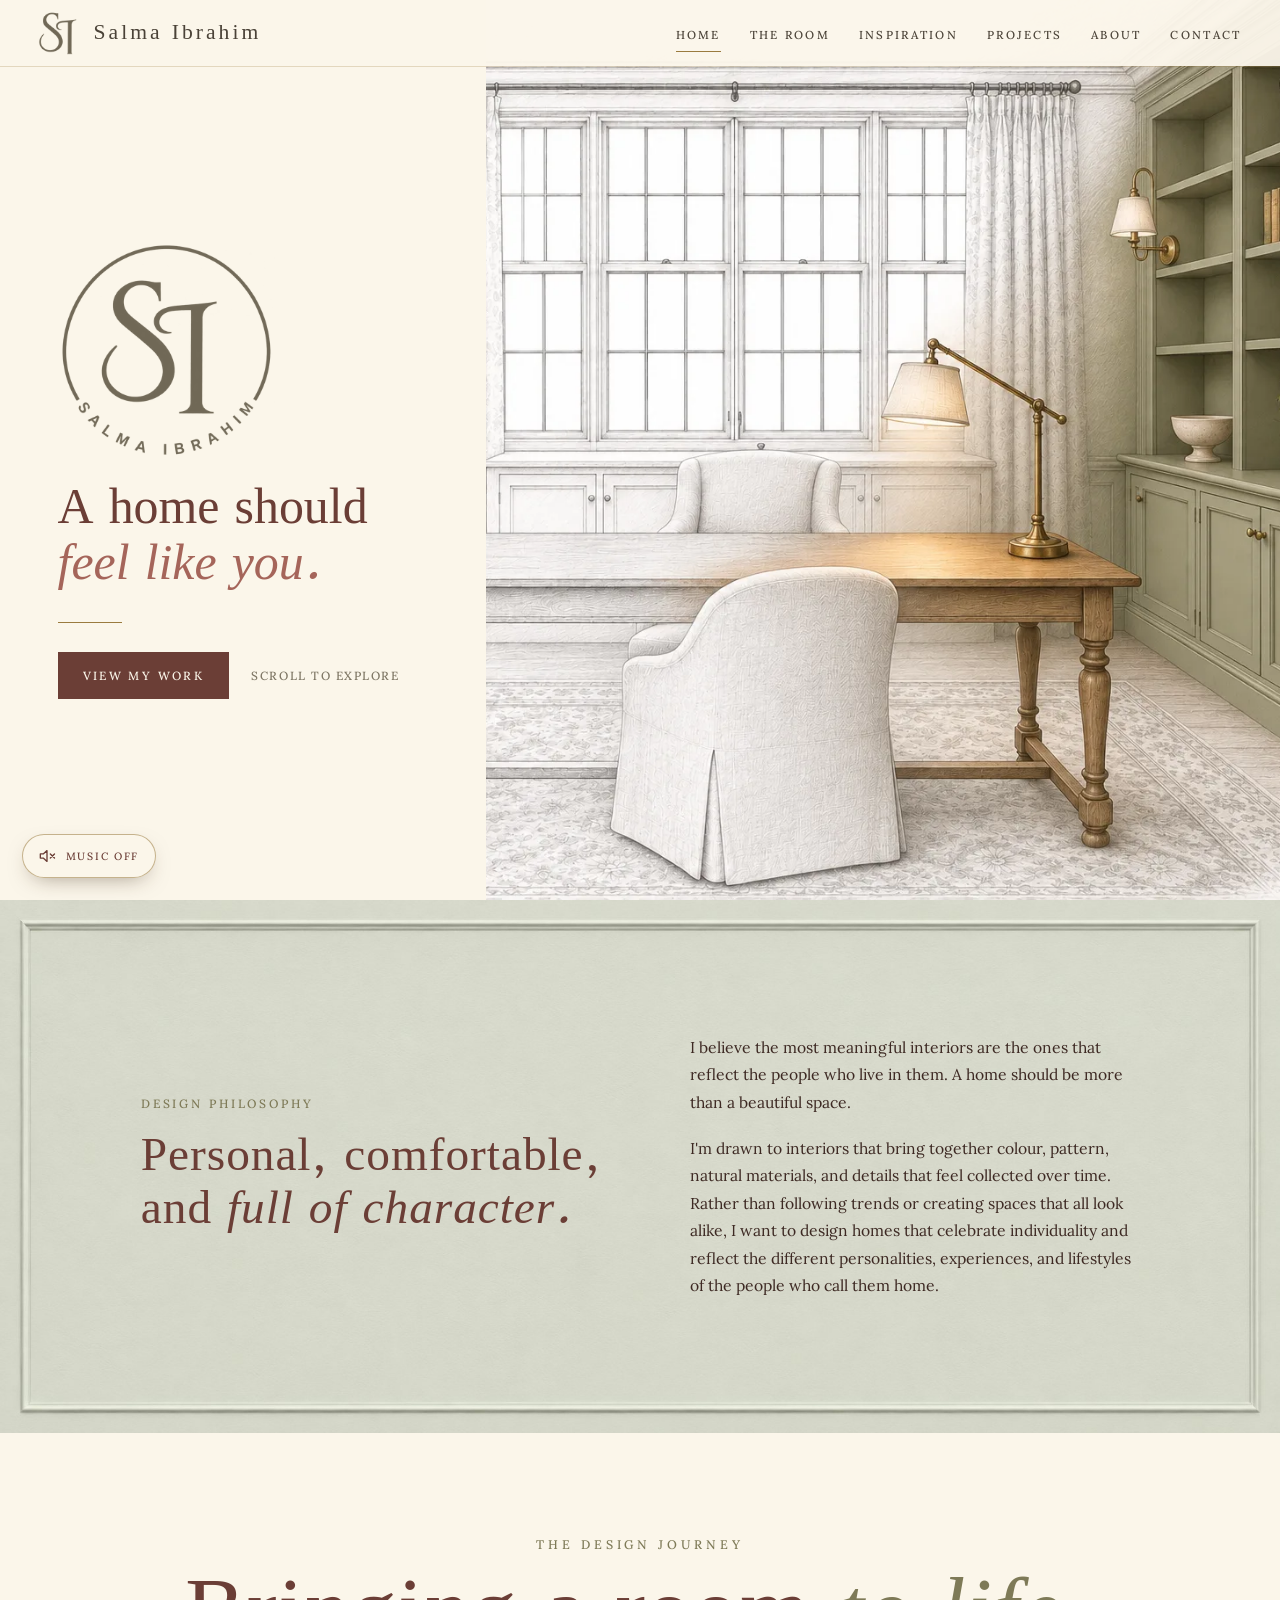
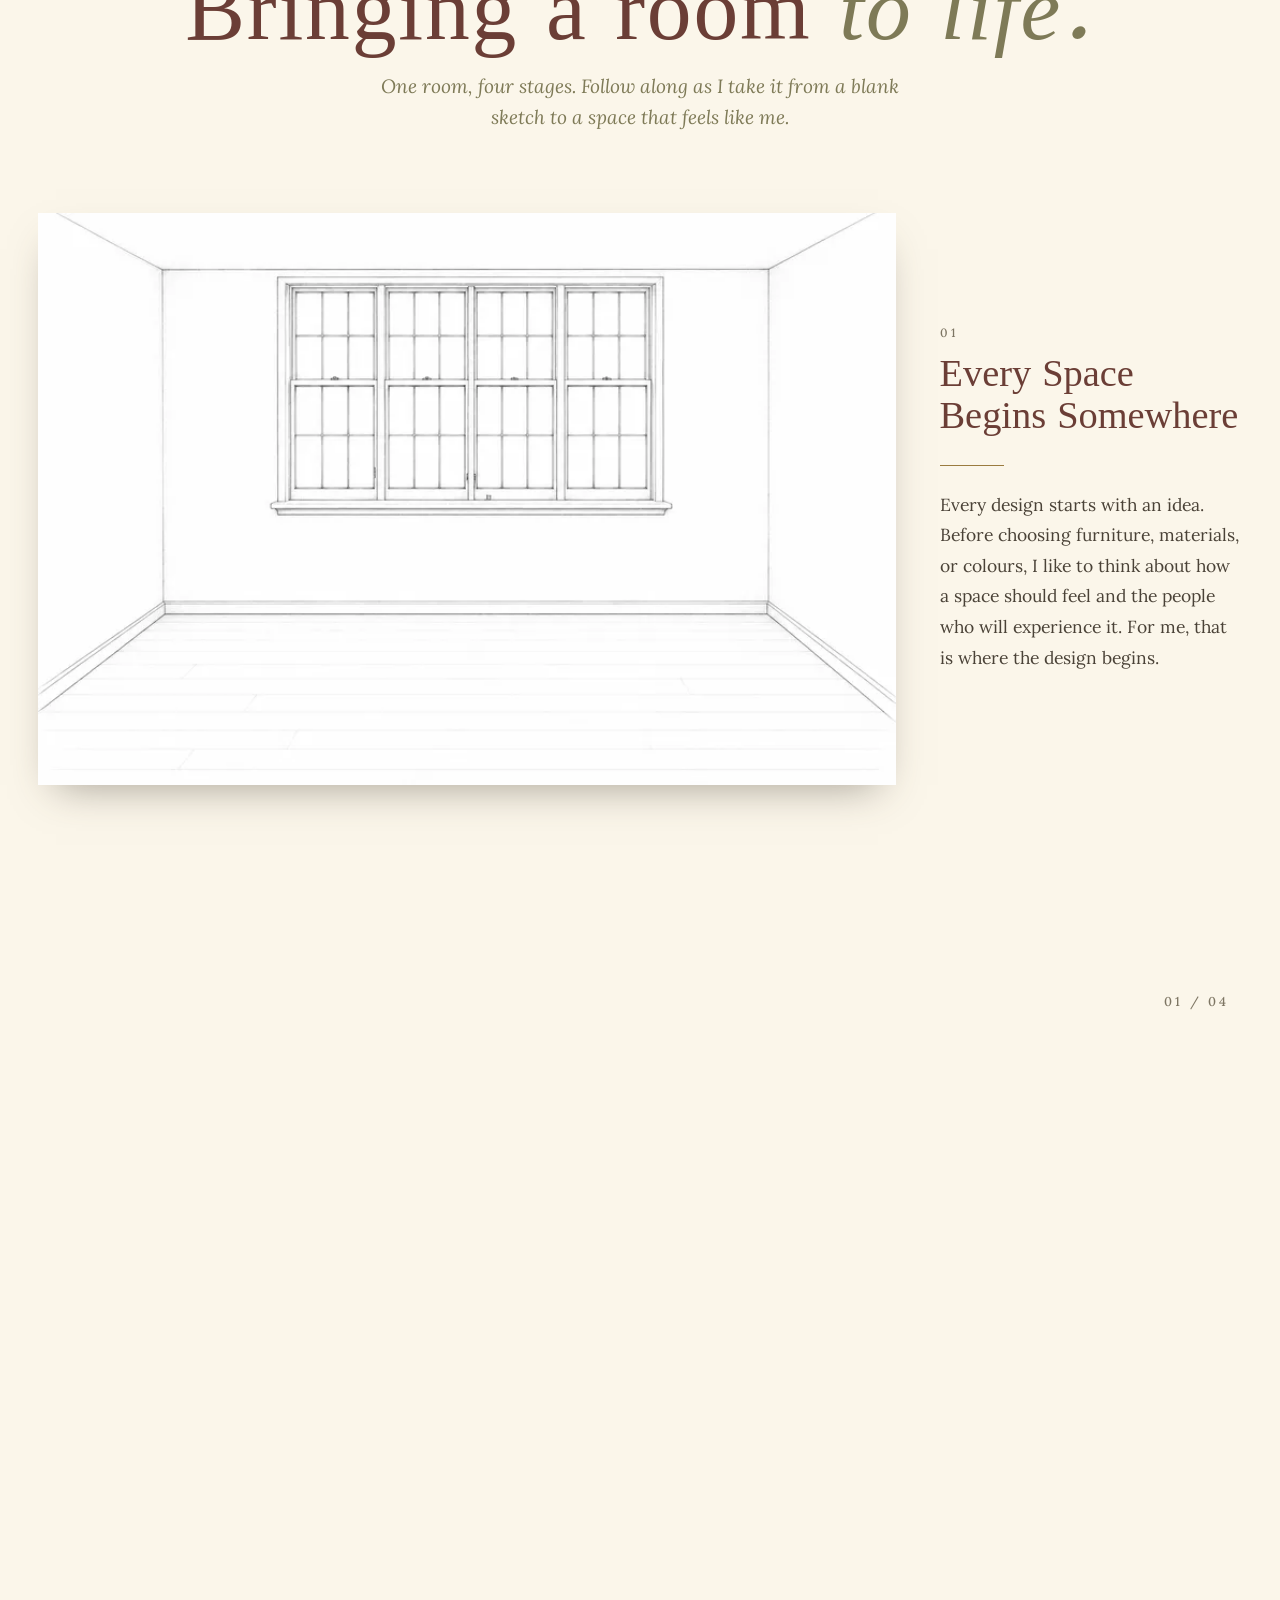
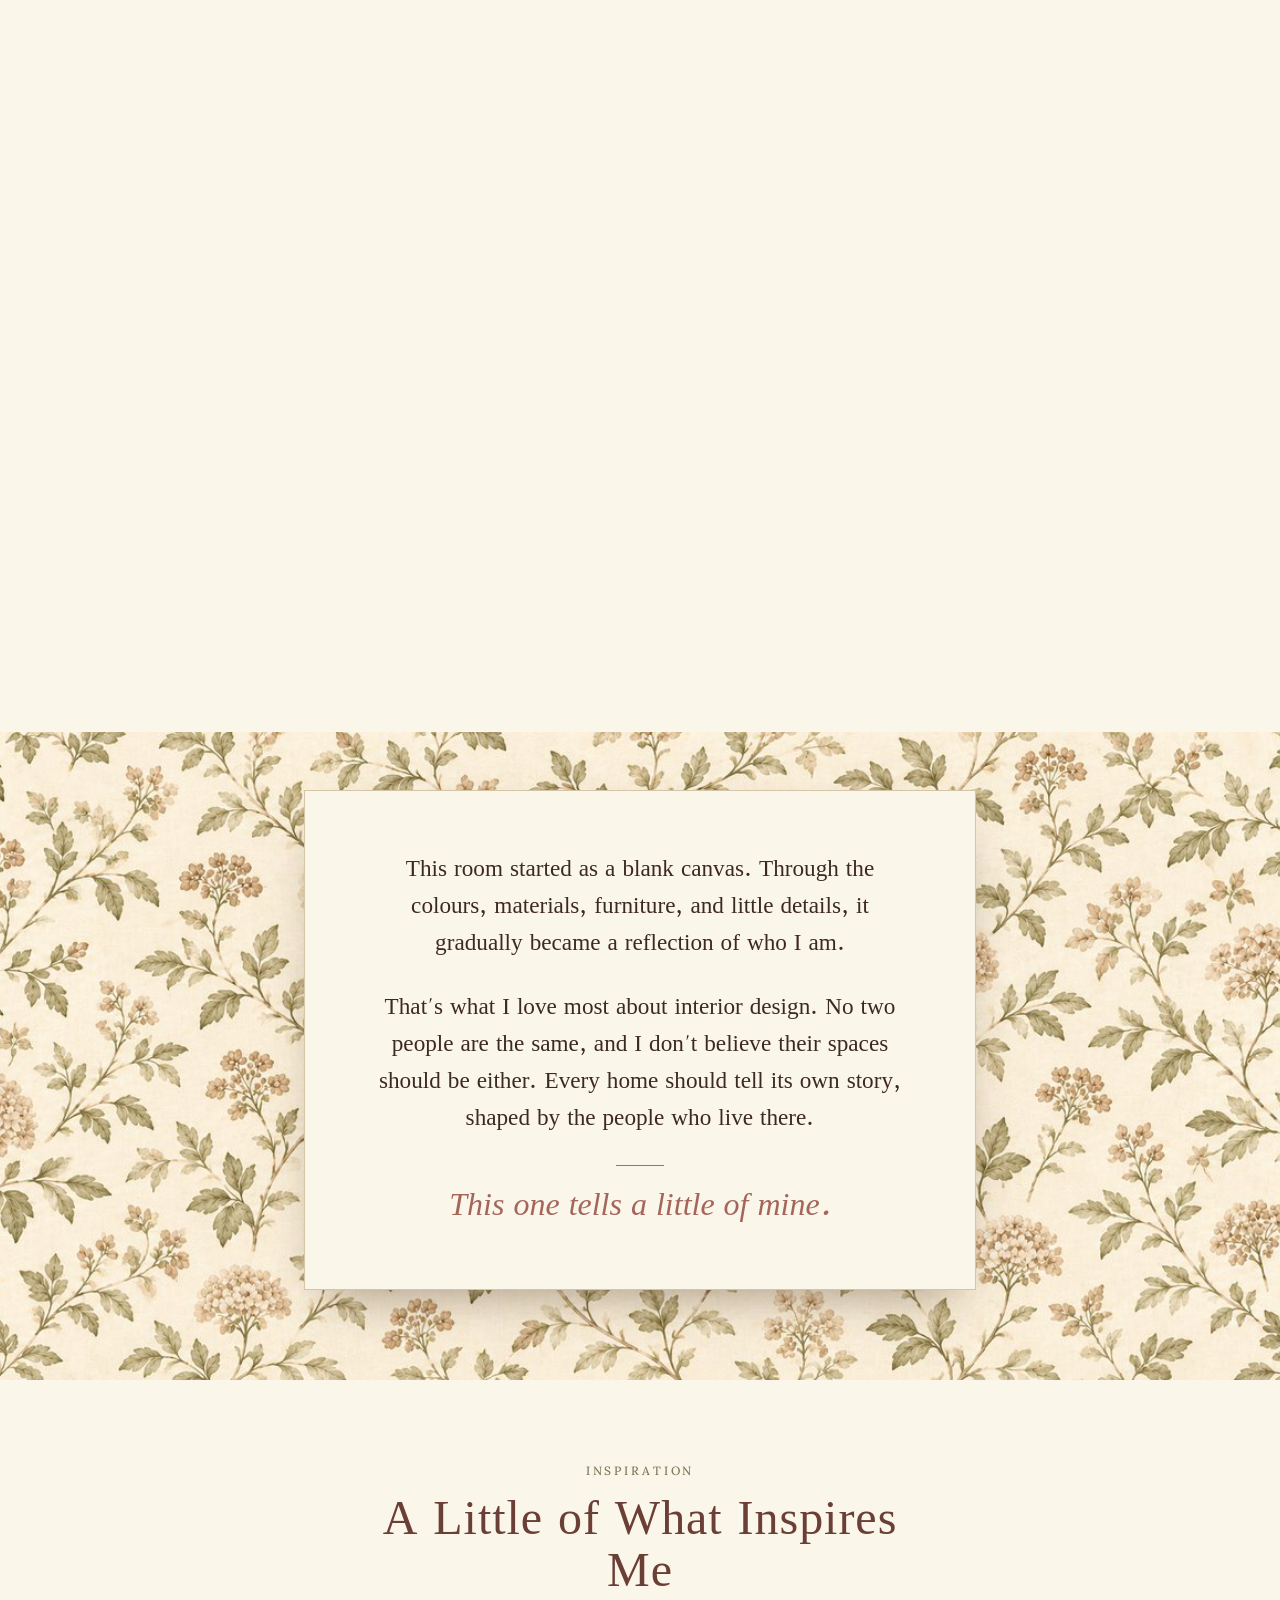
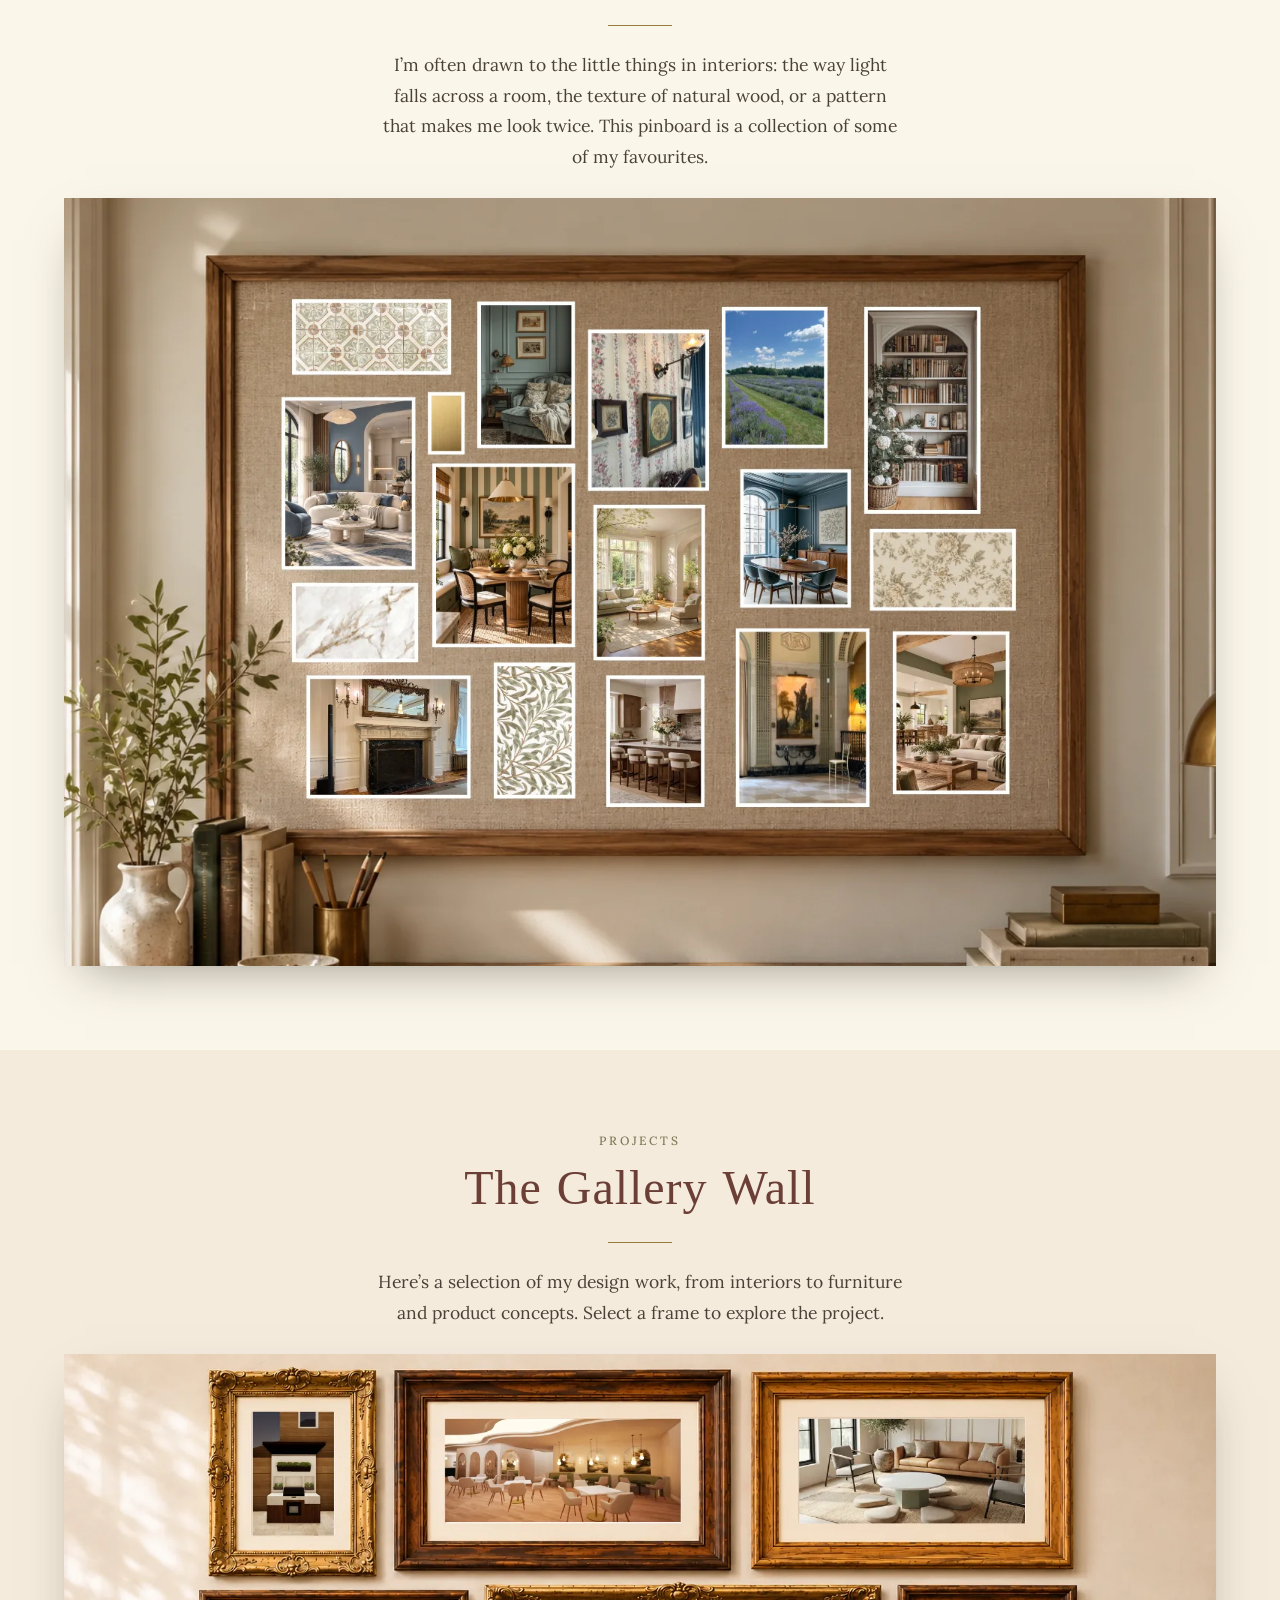
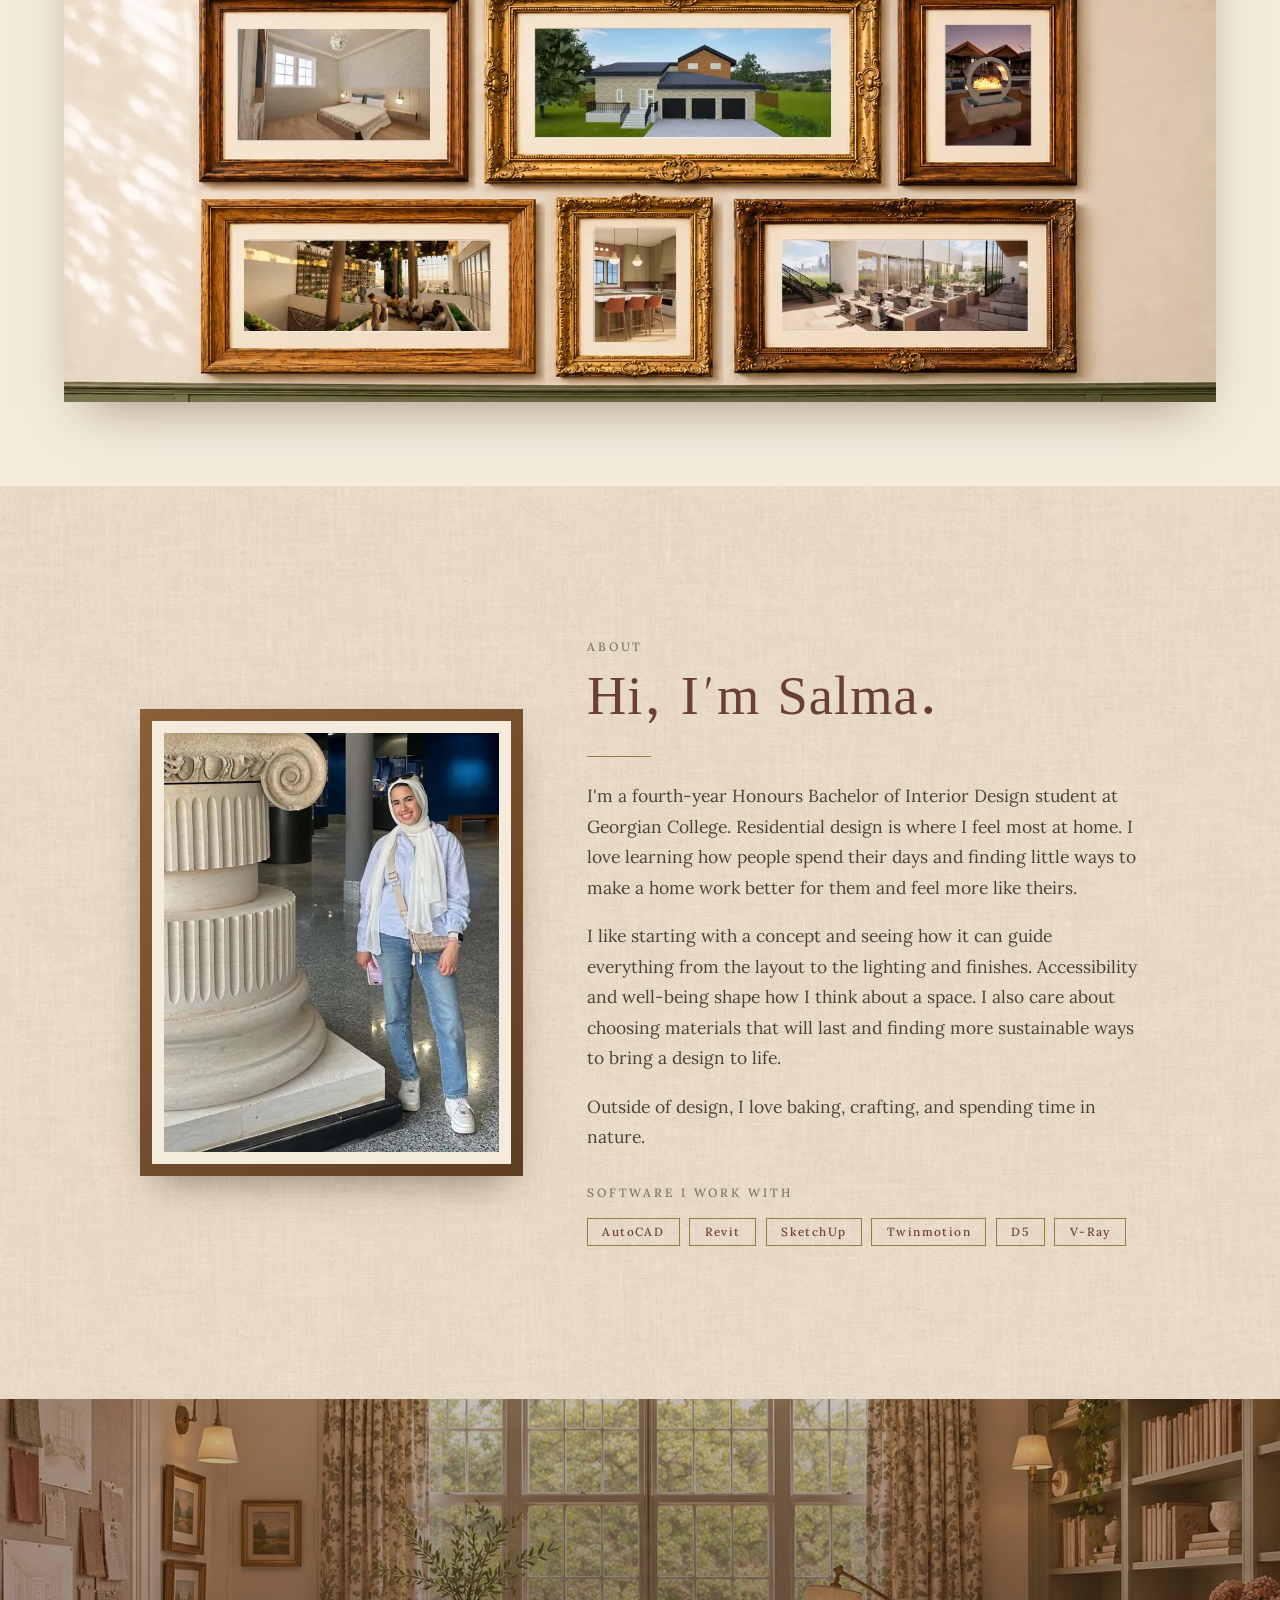
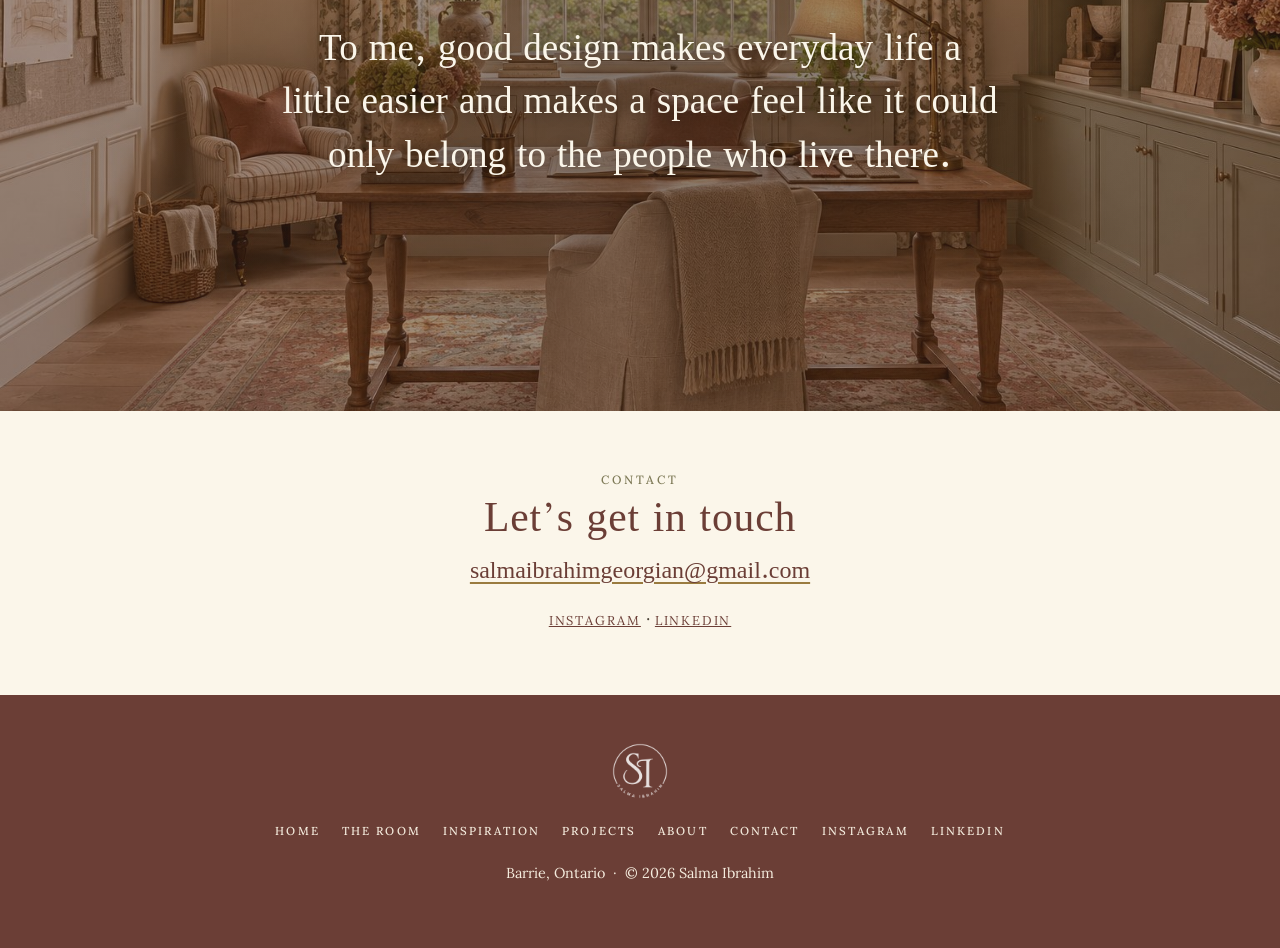
<file: index.html>
<!DOCTYPE html>
<html lang="en-CA"><head><meta charset="utf-8"><meta name="viewport" content="width=device-width,initial-scale=1">
<title>Salma Ibrahim | Interior Design Portfolio</title>
<meta name="description" content="From Blank to Belonging: the interior design portfolio of Salma Ibrahim, Honours Bachelor of Interior Design student at Georgian College, Barrie, Ontario.">
<meta property="og:title" content="Salma Ibrahim | Interior Design Portfolio"><meta property="og:image" content="images/landing-1536.jpg"><meta property="og:type" content="website">
<link rel="icon" type="image/png" href="images/favicon.png"><link rel="stylesheet" href="css/style.css">
<link rel="preload" as="image" href="images/landing-1536.webp" type="image/webp"></head><body>
<a class="skip" href="#room">Skip to content</a>
<header class="nav"><a class="brand" href="#home" aria-label="Salma Ibrahim, home"><img src="images/monogram.png" alt="" width="44" height="44">Salma Ibrahim</a>
<button class="burger" aria-expanded="false" aria-controls="menu">MENU</button><nav aria-label="Primary"><ul id="menu"><li><a class="l" href="#home">Home</a></li><li><a class="l" href="#room">The Room</a></li><li><a class="l" href="#inspiration">Inspiration</a></li><li><a class="l" href="#projects">Projects</a></li><li><a class="l" href="#about">About</a></li><li><a class="l" href="#contact">Contact</a></li></ul></nav></header>
<main>
<section class="hero" id="home"><div class="hero-copy"><img class="logo" src="images/logo.png" width="320" height="320" alt="Salma Ibrahim monogram logo"><h1>A home should <em>feel like you.</em></h1><hr class="rule"><div class="cta"><a class="btn fill" href="#projects">View my work</a><span class="scrollhint">Scroll to explore</span></div></div><div class="hero-art"><picture><source type="image/webp" srcset="images/landing-800.webp 800w, images/landing-1536.webp 1536w" sizes="(max-width:860px) 100vw, 62vw"><img src="images/landing-1536.jpg" width="1536" height="1024" alt="A home office sketched in pencil on the left that gradually turns to full colour on the right, with sage green shelving and a brass lamp."></picture></div></section>
<section class="phil-sec" aria-labelledby="phil-h"><div class="phil reveal"><div class="phil-l"><p class="eyebrow">Design philosophy</p><h2 id="phil-h">Personal, comfortable, and <em>full of character.</em></h2></div><div class="phil-r"><p>I believe the most meaningful interiors are the ones that reflect the people who live in them. A home should be more than a beautiful space.</p><p>I'm drawn to interiors that bring together colour, pattern, natural materials, and details that feel collected over time. Rather than following trends or creating spaces that all look alike, I want to design homes that celebrate individuality and reflect the different personalities, experiences, and lifestyles of the people who call them home.</p></div></div></section>
<section class="journey" id="journey" aria-labelledby="jt"><p class="eyebrow">The Design Journey</p><h2 id="jt">Bringing a room <em>to life.</em></h2><p class="sub">One room, four stages. Follow along as I take it from a blank sketch to a space that feels like me.</p></section>
<section class="room" id="room" aria-label="Bringing the room to life"><div class="stage"><article class="step" aria-label="Stage 1"><figure><picture><source type="image/webp" srcset="images/room-1-800.webp 800w, images/room-1-1536.webp 1536w" sizes="(max-width:860px) 100vw, 62vw"><img src="images/room-1-1536.jpg" srcset="images/room-1-800.jpg 800w, images/room-1-1536.jpg 1536w" sizes="(max-width:860px) 100vw, 62vw" width="1536" height="1024" alt="A blank pencil sketch of an empty room with a large multi-pane window and plain floorboards."></picture></figure><div class="txt"><p class="eyebrow">01</p><h3>Every Space Begins Somewhere</h3><hr class="rule"><p>Every design starts with an idea. Before choosing furniture, materials, or colours, I like to think about how a space should feel and the people who will experience it. For me, that is where the design begins.</p></div></article><article class="step" aria-label="Stage 2"><figure><picture><source type="image/webp" srcset="images/room-2-800.webp 800w, images/room-2-1536.webp 1536w" sizes="(max-width:860px) 100vw, 62vw"><img src="images/room-2-1536.jpg" srcset="images/room-2-800.jpg 800w, images/room-2-1536.jpg 1536w" sizes="(max-width:860px) 100vw, 62vw" width="1536" height="1024" alt="The same room sketched with wall panelling, window-seat cabinetry and built-in shelving." loading=lazy></picture></figure><div class="txt"><p class="eyebrow">02</p><h3>Building the Character</h3><hr class="rule"><p>I love the character that traditional architectural details can bring to a room. Here, I begin introducing wall panelling, built-in cabinetry, and millwork that give the space a sense of warmth and familiarity. These details create the foundation for everything that follows.</p></div></article><article class="step" aria-label="Stage 3"><figure><picture><source type="image/webp" srcset="images/room-3-800.webp 800w, images/room-3-1536.webp 1536w" sizes="(max-width:860px) 100vw, 62vw"><img src="images/room-3-1536.jpg" srcset="images/room-3-800.jpg 800w, images/room-3-1536.jpg 1536w" sizes="(max-width:860px) 100vw, 62vw" width="1536" height="1024" alt="The room with a wood table, upholstered chairs, patterned curtains, brass lamp, rug and sage green shelving." loading=lazy></picture></figure><div class="txt"><p class="eyebrow">03</p><h3>Finding the Balance</h3><hr class="rule"><p>This is where I start bringing the room together through furniture, colour, and materials. I enjoy mixing natural wood, soft fabrics, and earthy colours to create spaces that feel comfortable and inviting. I especially love how traditional pieces and thoughtful material combinations can make a room feel timeless without feeling too formal.</p></div></article><article class="step" aria-label="Stage 4"><figure><picture><source type="image/webp" srcset="images/room-4-800.webp 800w, images/room-4-1536.webp 1536w" sizes="(max-width:860px) 100vw, 62vw"><img src="images/room-4-1536.jpg" srcset="images/room-4-800.jpg 800w, images/room-4-1536.jpg 1536w" sizes="(max-width:860px) 100vw, 62vw" width="1536" height="1024" alt="The finished home office, styled with books, flowers, artwork, a pin board, throws and warm light through the window." loading=lazy></picture></figure><div class="txt"><p class="eyebrow">04</p><h3>The Details That Make It Personal</h3><hr class="rule"><p>And then, the room becomes something more. For me, the finishing touches are what make a space feel complete. Books, artwork, plants, fabrics, and the little things collected over time all bring personality into a room. I love when a space feels lived in and tells you something about the person who belongs there.</p></div></article><div class="count" aria-hidden="true">01 / 04</div></div></section>
<section class="reflect" aria-label="Reflection"><div class="box reveal"><p>This room started as a blank canvas. Through the colours, materials, furniture, and little details, it gradually became a reflection of who I am.</p><p>That's what I love most about interior design. No two people are the same, and I don't believe their spaces should be either. Every home should tell its own story, shaped by the people who live there.</p><hr class="rule"><p class="last">This one tells a little of mine.</p></div></section>
<section class="insp" id="inspiration"><div class="wide"><div class="intro reveal"><p class="eyebrow">Inspiration</p><h2>A Little of What Inspires Me</h2><hr class="rule"><p>I’m often drawn to the little things in interiors: the way light falls across a room, the texture of natural wood, or a pattern that makes me look twice. This pinboard is a collection of some of my favourites.</p></div>
<div class="board" id="board"><picture><source type="image/webp" srcset="images/pin-board.webp"><img src="images/pin-board.jpg" width="1536" height="1024" loading="lazy" alt="A linen bulletin board in a wooden frame pinned with seventeen photographs and swatches of interiors, patterns and materials."></picture></div></div></section>
<dialog id="pd" aria-label="Inspiration detail"><div class="pdin"><button class="x" aria-label="Close">Close ✕</button><figure><img alt="" id="pdimg"></figure><p id="pdnote"></p><div class="pnav"><button class="pv" aria-label="Previous inspiration">← Previous</button><button class="nx" aria-label="Next inspiration">Next →</button></div></div></dialog>
<section class="gal" id="projects"><div class="wide"><div class="intro reveal"><p class="eyebrow">Projects</p><h2>The Gallery Wall</h2><hr class="rule"><p>Here’s a selection of my design work, from interiors to furniture and product concepts. Select a frame to explore the project.</p></div>
<div class="gwall" id="wall"><picture><source type="image/webp" srcset="images/p/gallery-wall-800.webp 800w, images/p/gallery-wall-1672.webp 1672w" sizes="(max-width:1300px) 94vw, 1250px"><img src="images/p/gallery-wall-1672.jpg" width="1672" height="941" loading="lazy" alt="A gallery wall of nine antique-style frames, each holding a rendering from one of Salma's projects, above a sage green ledge."></picture><a class="hs" style="left:12.56%;top:2.34%;width:14.47%;height:31.88%" href="project.html?project=nova" aria-label="Open project: Nova"><span>Nova</span></a><a class="hs" style="left:28.71%;top:2.55%;width:29.19%;height:30.82%" href="project.html?project=americana" aria-label="Open project: Americana Horizons"><span>Americana Horizons</span></a><a class="hs" style="left:59.69%;top:2.87%;width:27.87%;height:30.29%" href="project.html?project=bluma" aria-label="Open project: Bluma"><span>Bluma</span></a><a class="hs" style="left:11.78%;top:36.45%;width:23.33%;height:29.54%" href="project.html?project=towneplace" aria-label="Open project: The TownePlace Suites"><span>The TownePlace Suites</span></a><a class="hs" style="left:36.60%;top:35.39%;width:34.33%;height:30.82%" href="project.html?project=ledger" aria-label="Open project: Ledger Residence"><span>Ledger Residence</span></a><a class="hs" style="left:72.37%;top:35.71%;width:15.55%;height:30.92%" href="project.html?project=perennia" aria-label="Open project: Perennia: Napoleon Gas Feature"><span>Perennia</span></a><a class="hs" style="left:11.90%;top:68.65%;width:29.07%;height:26.89%" href="project.html?project=rvh" aria-label="Open project: RVH Waiting Space"><span>RVH Waiting Space</span></a><a class="hs" style="left:42.70%;top:68.01%;width:13.58%;height:28.06%" href="project.html?project=wrg" aria-label="Open project: Where Roots Gather"><span>Where Roots Gather</span></a><a class="hs" style="left:58.13%;top:68.65%;width:29.78%;height:26.78%" href="project.html?project=modunest" aria-label="Open project: ModuNest"><span>ModuNest</span></a></div></div></section>
<section class="pad about-sec" id="about"><div class="about"><div class="fr portrait"><picture><source type="image/webp" srcset="images/p/portrait-600.webp 600w, images/p/portrait-1000.webp 1000w" sizes="(max-width:800px) 80vw, 420px"><img src="images/p/portrait-1000.jpg" width="1000" height="1250" loading="lazy" alt="Salma Ibrahim smiling beside a carved stone column in a museum hall."></picture></div>
<div class="reveal"><p class="eyebrow">About</p><h2>Hi, I'm Salma.</h2><hr class="rule"><p>I'm a fourth-year Honours Bachelor of Interior Design student at Georgian College. Residential design is where I feel most at home. I love learning how people spend their days and finding little ways to make a home work better for them and feel more like theirs.</p><p>I like starting with a concept and seeing how it can guide everything from the layout to the lighting and finishes. Accessibility and well-being shape how I think about a space. I also care about choosing materials that will last and finding more sustainable ways to bring a design to life.</p><p>Outside of design, I love baking, crafting, and spending time in nature.</p><p class="eyebrow" style="margin-top:2rem">Software I work with</p><ul class="tags"><li>AutoCAD</li><li>Revit</li><li>SketchUp</li><li>Twinmotion</li><li>D5</li><li>V-Ray</li></ul></div></div></section>
<section class="closing" aria-label="Closing statement"><div class="statement reveal"><p class="big">To me, good design makes everyday life a little easier and makes a space feel like it could only belong to the people who live there.</p></div></section>
<section class="contact" id="contact" aria-label="Contact"><div class="contact-in reveal"><p class="eyebrow">Contact</p><h2>Let’s get in touch</h2><p><a class="mail" href="mailto:salmaibrahimgeorgian@gmail.com">salmaibrahimgeorgian@gmail.com</a></p><p class="social"><a href="https://www.instagram.com/salmastudiodesigns/" target="_blank" rel="noopener noreferrer" aria-label="Instagram: @salmastudiodesigns (opens in a new tab)">Instagram</a> · <a href="https://ca.linkedin.com/in/salma-ibrahim-3280692a9" target="_blank" rel="noopener noreferrer" aria-label="LinkedIn: Salma Ibrahim (opens in a new tab)">LinkedIn</a></p></div></section>
</main>
<div class="pview" id="pv" role="dialog" aria-modal="true" aria-label="Project details" hidden><div class="pview-nav"><button type="button" class="pview-back">← All projects</button></div><div class="pp" id="pvmain"></div></div>
<dialog class="zoom" id="zoom" aria-label="Enlarged image"><button class="x" style="color:#fff" aria-label="Close">Close ✕</button><img alt=""></dialog>
<footer><img src="images/logo.png" alt=""><p class="fnav"><a href="#home">Home</a><a href="#room">The Room</a><a href="#inspiration">Inspiration</a><a href="#projects">Projects</a><a href="#about">About</a><a href="#contact">Contact</a><a href="https://www.instagram.com/salmastudiodesigns/" target="_blank" rel="noopener noreferrer" aria-label="Instagram (opens in a new tab)">Instagram</a><a href="https://ca.linkedin.com/in/salma-ibrahim-3280692a9" target="_blank" rel="noopener noreferrer" aria-label="LinkedIn (opens in a new tab)">LinkedIn</a></p><p>Barrie, Ontario &nbsp;·&nbsp; © 2026 Salma Ibrahim</p></footer>
<script src="data/pins.js"></script><script src="data/projects.js"></script><script src="js/project.js"></script><script src="js/main.js"></script><script src="js/site.js"></script><script src="js/music.js"></script></body></html>
</file>
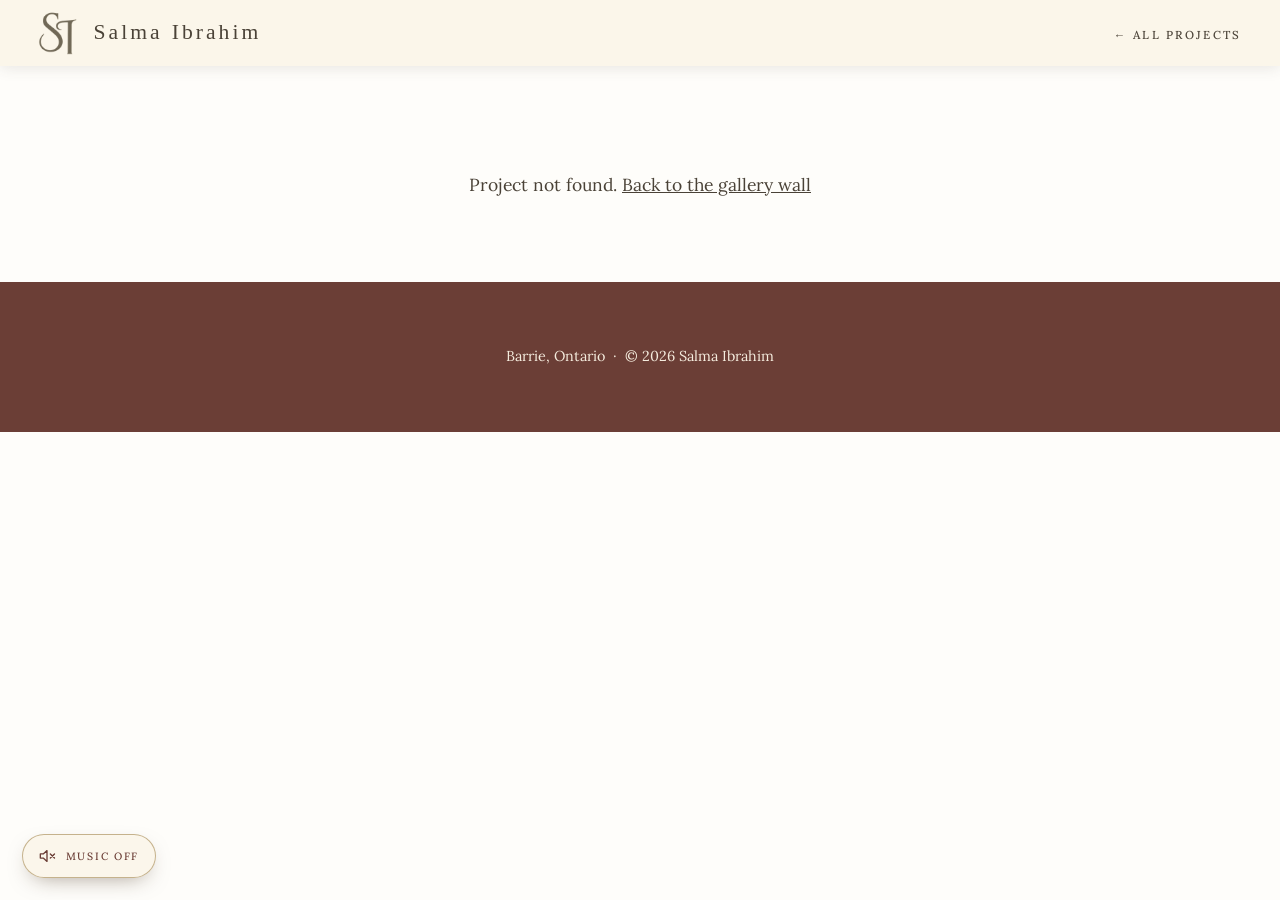
<file: project.html>
<!DOCTYPE html>
<html lang="en-CA"><head><meta charset="utf-8"><meta name="viewport" content="width=device-width,initial-scale=1">
<title>Project | Salma Ibrahim</title><meta name="description" content="A project from the interior design portfolio of Salma Ibrahim.">
<link rel="icon" type="image/png" href="images/favicon.png"><link rel="stylesheet" href="css/style.css"></head><body>
<a class="skip" href="#main">Skip to content</a>
<header class="nav solid"><a class="brand" href="index.html" aria-label="Salma Ibrahim, home"><img src="images/monogram.png" alt="" width="44" height="44">Salma Ibrahim</a><nav aria-label="Primary"><ul style="display:flex;gap:1.5rem;list-style:none;margin:0;padding:0"><li><a class="l" href="index.html#projects">← All projects</a></li></ul></nav></header>
<main id="main" class="pp"><p id="msg" style="text-align:center;padding:4rem 1rem">Loading…</p></main>
<dialog class="zoom" id="zoom" aria-label="Enlarged image"><button class="x" style="color:#fff" aria-label="Close">Close ✕</button><img alt=""></dialog>
<footer><p>Barrie, Ontario &nbsp;·&nbsp; © 2026 Salma Ibrahim</p></footer>
<script src="data/projects.js"></script><script src="js/project.js"></script><script src="js/music.js"></script></body></html>
</file>
<file: css/style.css>
@font-face{font-family:"Display";font-display:swap;src:local("Cormorant Garamond"),url(../fonts/GFSBaskerville.otf) format("opentype")}
@font-face{font-family:"Lora";font-weight:400 700;font-display:swap;src:url(../fonts/Lora-Variable.ttf) format("truetype")}
@font-face{font-family:"Lora";font-style:italic;font-weight:400 700;font-display:swap;src:url(../fonts/Lora-Italic-Variable.ttf) format("truetype")}
:root{--warm-white:#FEFDFA;--cream:#F4EBDD;--linen:#D3C7B8;--stone:#C2BBAF;--taupe:#7D7563;--olive:#8B8769;--sage:#A3A88A;--deep-brown:#6B3E36;--terracotta:#B07A6C;--ochre:#C8954E;--brass:#9A7B3F;--ink:#4A4237;--serif:"Display","Cormorant Garamond",Georgia,"Times New Roman",serif;--body:"Lora",Georgia,serif;--ease:cubic-bezier(.22,.61,.36,1)}
*{box-sizing:border-box}html{scroll-behavior:smooth}body{margin:0;background:var(--warm-white);color:var(--ink);font:400 17.5px/1.75 var(--body)}
img{max-width:100%;display:block}a{color:inherit}
:focus-visible{outline:2px solid var(--brass);outline-offset:3px}
.skip{position:absolute;left:-999px;top:0;background:var(--deep-brown);color:#fff;padding:.6em 1em;z-index:99}.skip:focus{left:0}
.eyebrow{font:500 .75rem/1.4 var(--body);letter-spacing:.24em;text-transform:uppercase;color:var(--taupe);margin:0 0 1rem}
h1,h2,h3{font-family:var(--serif);font-weight:300;line-height:1.1;margin:0;color:var(--deep-brown)}
h2{font-size:clamp(2rem,4.5vw,3.4rem);letter-spacing:.02em}
.rule{border:0;border-top:1px solid var(--brass);width:64px;margin:1.5rem 0}
section{position:relative}.pad{padding:clamp(5rem,12vw,10rem) 1.5rem}.alt{background:var(--cream)}
/* nav */
.nav{position:fixed;inset:0 0 auto;z-index:50;display:flex;align-items:center;justify-content:space-between;padding:.7rem clamp(1rem,3vw,2.5rem);transition:background .5s var(--ease),box-shadow .5s}
.nav.solid{background:var(--cream);box-shadow:0 2px 14px rgba(74,66,55,.12)}
.brand{display:flex;align-items:center;gap:.7rem;text-decoration:none;font:300 1.35rem var(--serif);letter-spacing:.14em;text-transform:none}
.brand img{width:44px;height:44px}
.nav ul{display:flex;gap:1.8rem;list-style:none;margin:0;padding:0}
.nav a.l{font:500 .72rem var(--body);letter-spacing:.2em;text-transform:uppercase;text-decoration:none;padding:.6rem 0;border-bottom:1px solid transparent}
.nav a.l.cur{border-color:var(--brass)}
.burger{display:none;background:none;border:0;width:48px;height:48px;cursor:pointer;color:inherit;font:500 .72rem var(--body);letter-spacing:.2em}
@media(max-width:860px){.burger{display:block}.nav ul{position:fixed;inset:0;background:var(--cream);flex-direction:column;justify-content:center;align-items:center;gap:1.6rem;transform:translateY(-100%);visibility:hidden;transition:transform .6s var(--ease),visibility .6s}.nav ul.open{transform:none;visibility:visible}.nav a.l{font-size:.95rem}.burger{position:relative;z-index:2}}
/* hero */
.hero{min-height:100svh;display:grid;place-items:center;text-align:center;color:var(--ink);overflow:hidden;isolation:isolate}
.hero>picture,.hero>picture img{position:absolute;inset:0;width:100%;height:100%;z-index:-2}.hero>picture img{object-fit:cover;opacity:0;transition:opacity 1.6s var(--ease)}.hero.in>picture img{opacity:1}
.hero:before{content:"";position:absolute;inset:0;z-index:-1;background:radial-gradient(ellipse at center,rgba(254,253,250,.88) 20%,rgba(254,253,250,.35) 75%)}
.hero .logo{width:clamp(200px,28vw,320px);margin:0 auto 1rem}
.hero p.eyebrow{color:var(--ink)}
.cta{display:flex;gap:1rem;justify-content:center;flex-wrap:wrap;margin-top:2rem}
.btn{display:inline-block;padding:.95rem 1.8rem;font:500 .74rem var(--body);letter-spacing:.2em;text-transform:uppercase;text-decoration:none;border:1px solid var(--brass);color:var(--deep-brown);background:rgba(254,253,250,.7);transition:background .4s,color .4s}
.btn:hover,.btn.fill{background:var(--deep-brown);color:var(--warm-white);border-color:var(--deep-brown)}.btn.fill:hover{background:transparent;color:var(--deep-brown)}
.cue{position:absolute;bottom:1.6rem;left:50%;width:1px;height:46px;background:var(--brass);animation:cue 2.2s ease-in-out infinite}
@keyframes cue{50%{transform:translateY(10px);opacity:.3}}
/* philosophy */
.phil{max-width:44rem;margin:0 auto;text-align:center}
.phil p{font:300 clamp(1.5rem,2.6vw,2.15rem)/1.45 var(--serif);color:var(--ink);margin:0 0 1.6em;letter-spacing:.01em}
.phil .rule{margin:0 auto 2.5rem}
/* room */
.room{height:calc(100vh*4.6);background:var(--cream)}
.stage{position:sticky;top:0;height:100vh;overflow:hidden}
.step{position:absolute;inset:0;display:grid;grid-template-columns:minmax(0,1.9fr) minmax(280px,1fr);align-items:center;gap:clamp(1.5rem,4vw,4rem);padding:5.5rem clamp(1rem,4vw,4rem) 3rem;opacity:0;visibility:hidden;transition:opacity .9s var(--ease),visibility .9s}
.step.on{opacity:1;visibility:visible}
.step figure{margin:0;overflow:hidden;box-shadow:0 18px 40px -18px rgba(74,66,55,.5);aspect-ratio:3/2;background:var(--linen)}
.step img{width:100%;height:100%;object-fit:cover;transform:scale(1.04);transition:transform 1.6s var(--ease)}.step.on img{transform:scale(1)}
.step .txt{transform:translateY(14px);transition:transform .9s var(--ease)}.step.on .txt{transform:none}
.step h3{font-size:clamp(1.8rem,3vw,2.6rem);margin-bottom:1rem}.step p{margin:0}
.count{position:absolute;right:clamp(1rem,4vw,4rem);bottom:1.4rem;font:500 .8rem var(--body);letter-spacing:.24em;color:var(--taupe);z-index:3}
@media(max-width:860px){.room{height:calc(100vh*4.4)}.step{grid-template-columns:1fr;align-content:start;padding:4.5rem 0 0;gap:0}.step figure{box-shadow:none}.step .txt{background:var(--cream);padding:1.4rem 1.3rem}.step h3{font-size:1.7rem}.step p{font-size:1rem;line-height:1.65}.count{bottom:.6rem}}
@media(prefers-reduced-motion:reduce){html{scroll-behavior:auto}.room{height:auto}.stage{position:static;height:auto;overflow:visible}.step{position:static;opacity:1;visibility:visible;padding:3rem clamp(1rem,4vw,4rem)}.step:nth-child(even){direction:rtl}.step:nth-child(even)>*{direction:ltr}.step img,.step .txt{transform:none;transition:none}.count{display:none}.cue{animation:none}.hero>picture img{transition:none}}
@media(prefers-reduced-motion:reduce) and (max-width:860px){.step:nth-child(even){direction:ltr}}
.statement{max-width:40rem;margin:0 auto;text-align:center}.statement p{margin:0 0 1.4em}.statement .big{font:300 clamp(1.4rem,2.4vw,1.9rem)/1.5 var(--serif)}.statement .last{font:italic 300 2rem var(--serif);color:var(--deep-brown)}
.stub{text-align:center}.stub p{max-width:34rem;margin:0 auto;color:var(--taupe)}
footer{background:var(--deep-brown);color:var(--cream);text-align:center;padding:3rem 1.5rem;font-size:.9rem}footer img{width:56px;margin:0 auto 1rem;filter:brightness(0) invert(1) opacity(.85)}
.reveal{opacity:0;transform:translateY(18px);transition:opacity .9s var(--ease),transform .9s var(--ease)}.reveal.in{opacity:1;transform:none}
@media(prefers-reduced-motion:reduce){.reveal{opacity:1;transform:none}}

.wide{max-width:1240px;margin:0 auto}.intro{max-width:40rem;margin:0 auto 3rem;text-align:center}.intro .rule{margin:1.5rem auto}
.board{position:relative;box-shadow:0 20px 50px -22px rgba(74,66,55,.6)}.board img{width:100%;height:auto}
.pin{position:absolute;min-width:44px;min-height:44px;padding:0;margin:0;border:2px solid transparent;background:transparent;cursor:pointer;transition:transform .35s var(--ease),box-shadow .35s,border-color .35s}
.pin:hover,.pin:focus-visible{transform:translateY(-3px) scale(1.03);border-color:var(--brass);box-shadow:0 10px 22px -8px rgba(0,0,0,.45);outline:none}
.pin:focus-visible{outline:2px solid var(--brass);outline-offset:3px}
.debug .pin{outline:2px dashed red;background:rgba(255,0,0,.12)}.debug .pin:after{content:attr(data-id);position:absolute;left:2px;top:2px;font:10px sans-serif;background:#fff;color:red}
dialog{border:0;padding:0;background:var(--warm-white);color:var(--ink);max-width:min(760px,94vw);max-height:94vh;overflow:auto;box-shadow:0 30px 80px rgba(0,0,0,.4)}dialog::backdrop{background:rgba(60,48,40,.62)}
.pdin{padding:1.2rem}.pdin figure{margin:2.4rem 0 1rem;text-align:center}.pdin img{max-height:56vh;width:auto;margin:0 auto;box-shadow:0 8px 24px -10px rgba(0,0,0,.4)}.pdin p{margin:1rem .4rem}
.x{position:absolute;top:.5rem;right:.6rem;min-height:44px;padding:0 .8rem;background:none;border:0;cursor:pointer;font:500 .74rem var(--body);letter-spacing:.16em;text-transform:uppercase;color:var(--deep-brown)}
.pnav{display:flex;justify-content:space-between}.pnav button{min-height:44px;padding:0 1rem;background:none;border:1px solid var(--brass);cursor:pointer;font:500 .74rem var(--body);letter-spacing:.14em;text-transform:uppercase;color:var(--deep-brown)}
/* wall */
.wall{background:#EFE6D6;padding:clamp(1.5rem,4vw,3.5rem);display:grid;grid-template-columns:repeat(12,1fr);gap:clamp(1rem,2.4vw,2.2rem);align-items:center;box-shadow:inset 0 0 70px rgba(107,62,54,.1)}
.fm{display:block;position:relative;text-decoration:none;padding:clamp(7px,1vw,12px);background:linear-gradient(135deg,#8a6038,#5e3d22);box-shadow:0 1px 1px rgba(0,0,0,.3),0 6px 10px -3px rgba(60,40,20,.35),0 18px 28px -12px rgba(60,40,20,.45);transition:transform .5s var(--ease),box-shadow .5s}
.fm.brass{background:linear-gradient(135deg,#d6b46a,#9a7b3f 55%,#c9a55a)}
.fm .mat{background:var(--cream);padding:clamp(6px,1.2vw,16px);box-shadow:inset 0 1px 4px rgba(0,0,0,.25)}.fm img{width:100%;height:100%;object-fit:cover;display:block}
.fm:hover,.fm:focus-visible{transform:translateY(-4px);box-shadow:0 2px 2px rgba(0,0,0,.3),0 12px 20px -4px rgba(60,40,20,.4),0 30px 40px -14px rgba(60,40,20,.5)}
.fm figcaption{position:absolute;left:50%;bottom:-.9rem;transform:translate(-50%,6px);opacity:0;white-space:nowrap;background:linear-gradient(#d6b46a,#a98a4a);color:#3b2b14;font:500 .64rem var(--body);letter-spacing:.18em;text-transform:uppercase;padding:.45rem .9rem;transition:opacity .4s,transform .4s;z-index:2}
.fm:hover figcaption,.fm:focus-visible figcaption{opacity:1;transform:translate(-50%,0)}
.ledge{height:26px;margin:0 clamp(0rem,1vw,1rem);background:linear-gradient(#a3a88a,#8b8769);box-shadow:0 10px 20px -8px rgba(0,0,0,.35)}
@media(max-width:900px){.wall{grid-template-columns:repeat(2,1fr)}.wall .fm{grid-column:auto!important}.wall .fm:nth-child(3n+1){grid-column:1/-1!important;width:88%}.wall .fm:nth-child(4n+3){transform:translateY(1.5rem)}}
@media(max-width:560px){.wall{grid-template-columns:1fr}.wall .fm{width:86%!important;grid-column:1!important}.wall .fm:nth-child(odd){justify-self:start}.wall .fm:nth-child(even){justify-self:end}.fm figcaption{opacity:1;transform:translate(-50%,0)}.wall .fm:nth-child(4n+3){transform:none}}
.about{max-width:1000px;margin:0 auto;display:grid;grid-template-columns:minmax(260px,.9fr) 1.3fr;gap:clamp(2rem,5vw,4.5rem);align-items:center}
.portrait{padding:12px;background:linear-gradient(135deg,#8a6038,#5e3d22);box-shadow:0 18px 40px -16px rgba(60,40,20,.55)}.portrait picture{display:block;background:var(--cream);padding:12px}.portrait img{width:100%;height:auto;aspect-ratio:4/5;object-fit:cover}
.tags{display:flex;flex-wrap:wrap;gap:.6rem;list-style:none;padding:0;margin:.5rem 0 0}.tags li{border:1px solid var(--brass);padding:.35rem .9rem;font:500 .74rem var(--body);letter-spacing:.12em;color:var(--deep-brown)}
@media(max-width:800px){.about{grid-template-columns:1fr}.portrait{max-width:340px;margin:0 auto}}
.bigger{font-size:clamp(1.7rem,3.4vw,2.6rem)!important;color:var(--deep-brown)}.mail{font:300 1.5rem var(--serif);color:var(--deep-brown)}#copied{display:block;min-height:1.6em;font-size:.9rem;color:var(--taupe);margin-top:.5rem}.social a{letter-spacing:.14em;text-transform:uppercase;font-size:.8rem}
.fnav{display:flex;flex-wrap:wrap;gap:.4rem 1.4rem;justify-content:center}.fnav a{font:500 .72rem var(--body);letter-spacing:.18em;text-transform:uppercase;text-decoration:none;padding:.5rem 0}
/* project page */
.pp{max-width:1280px;margin:0 auto;padding:5.5rem 0 0}.pp .lead img{width:100%;height:auto}.pp .head{max-width:46rem;margin:0 auto;padding:4rem 1.5rem 2rem}.pp .head h1{font-size:clamp(2.4rem,6vw,4.4rem)}
.pp .desc p{margin:0 0 1.4em}.pp figure{margin:0 0 clamp(2rem,5vw,4rem)}.pp figure img{width:100%;height:auto;cursor:zoom-in}.pp figcaption{max-width:46rem;margin:.8rem auto 0;padding:0 1.5rem;font-size:.9rem;color:var(--taupe)}
.pp .notes{max-width:60rem;margin:1rem auto 0;padding:0 1.5rem;list-style:none;display:grid;grid-template-columns:repeat(auto-fit,minmax(240px,1fr));gap:.4rem 2rem;font-size:.88rem;color:var(--taupe)}
.pp .ft{display:flex;justify-content:space-between;flex-wrap:wrap;gap:1rem;padding:3rem 1.5rem;border-top:1px solid var(--brass);max-width:60rem;margin:3rem auto 4rem}
.zoom{max-width:96vw;max-height:96vh;background:#222}.zoom img{max-width:94vw;max-height:88vh;width:auto;height:auto;margin:auto}

/* gallery wall image with clickable frames */
.gwall{position:relative;max-width:1250px;margin:0 auto;box-shadow:0 22px 50px -22px rgba(60,40,20,.5)}
.gwall img{width:100%;height:auto;display:block}
.hs{position:absolute;display:block;transition:box-shadow .35s,background .35s}
.hs span{position:absolute;left:50%;bottom:.6rem;transform:translate(-50%,6px);opacity:0;white-space:nowrap;background:linear-gradient(#d6b46a,#a98a4a);color:#3b2b14;font:500 .66rem var(--body);letter-spacing:.16em;text-transform:uppercase;padding:.4rem .8rem;transition:opacity .35s,transform .35s;pointer-events:none}
.hs:hover,.hs:focus-visible{background:rgba(255,248,230,.14);box-shadow:0 0 0 3px rgba(214,180,106,.95),0 14px 30px -6px rgba(0,0,0,.45)}
.hs:hover span,.hs:focus-visible span{opacity:1;transform:translate(-50%,0)}
@media(max-width:700px){.hs span{display:none}}
/* statement over the finished room */
.finale{background:linear-gradient(rgba(38,27,20,.58),rgba(38,27,20,.64)),url(../images/room-4-1536.jpg) center/cover no-repeat;color:#fbf5ea}
.finale .statement .big{color:#fbf5ea;text-shadow:0 1px 16px rgba(0,0,0,.4)}
.finale .statement .last{color:#f0d9a8;text-shadow:0 1px 14px rgba(0,0,0,.4)}
.step .eyebrow{letter-spacing:.3em}

.step .eyebrow{margin-bottom:.9rem}
.pp .lead{display:flex;justify-content:center;background:var(--cream)}
.pp .lead picture{display:block;max-width:100%}
.pp .lead img{width:auto;max-width:100%;max-height:78vh;height:auto;margin:0 auto;display:block}

/* ===== polish: section rhythm, journey intro, reflection, contact banner ===== */
.phil-sec{padding-bottom:clamp(3.5rem,7vw,5.5rem)}
.journey{background:var(--cream);text-align:center;padding:clamp(4.5rem,9vw,7.5rem) 1.5rem clamp(.5rem,1.5vw,1.2rem)}
.journey .eyebrow{font:500 .78rem/1.4 var(--body);letter-spacing:.32em;text-transform:uppercase;color:var(--taupe);margin:0 0 1.2rem}
.journey h2{font-size:clamp(2.7rem,7.2vw,5.6rem);line-height:1.02;margin:0 0 .45rem;color:var(--deep-brown);text-wrap:balance}
.journey h2 em{font-style:italic;color:var(--olive)}
.journey .sub{max-width:33rem;margin:0 auto;font:400 clamp(1.02rem,1.5vw,1.2rem)/1.6 var(--body);color:var(--ink)}
.room{background:var(--cream)}
.step .eyebrow{letter-spacing:.3em;margin-bottom:.9rem}
@media(min-width:861px){
 .step{--iw:67vw;--ih:calc((100svh - 7rem)*1.5);grid-template-columns:minmax(0,min(var(--iw),var(--ih))) minmax(240px,1fr);padding:4.4rem clamp(1rem,3vw,3rem) 2.2rem;gap:clamp(1.5rem,3.4vw,3.5rem);align-content:center}
 .step .txt{max-height:calc(100svh - 7rem);overflow:auto}
}
@media(min-width:861px) and (max-width:1200px){.step{--iw:62vw}}
@media(min-width:861px) and (max-height:700px){.step h3{font-size:1.75rem;margin-bottom:.6rem}.step p{font-size:.95rem;line-height:1.55}.step .eyebrow{margin-bottom:.5rem}}
@media(prefers-reduced-motion:no-preference){
 .room{height:calc(100vh*5.4);height:calc(100svh*5.4)}
 .stage{height:100vh;height:100svh}
}
@media(max-width:860px){
 .step{padding:4rem 0 0}
 .step figure{aspect-ratio:auto;height:min(66.6vw,36svh)}
 .step .txt{padding:1rem 1.2rem;max-height:calc(100svh - 4rem - min(66.6vw,36svh));overflow:auto}
 .step h3{font-size:1.5rem;margin-bottom:.5rem}.step p{font-size:.93rem;line-height:1.55}.step .rule{display:none}.step .eyebrow{margin-bottom:.4rem}
}
@media(max-width:860px) and (prefers-reduced-motion:reduce){.step figure{height:auto;aspect-ratio:3/2}.step .txt{max-height:none}}
/* reflection on botanical wallpaper */
.reflect{background:var(--cream) url(../images/wallpaper.jpg) center top/clamp(460px,62vw,980px) auto repeat;padding:clamp(2.5rem,6vw,5rem) clamp(1rem,7vw,6rem)}
.reflect .box{max-width:41rem;margin:0 auto;background:#FBF6EA;border:1px solid rgba(154,123,63,.4);box-shadow:0 22px 50px -22px rgba(60,40,20,.5);padding:clamp(2rem,5vw,3.8rem) clamp(1.4rem,5vw,3.8rem);text-align:center}
.reflect .box p{font:400 clamp(1.18rem,1.9vw,1.45rem)/1.6 var(--serif);color:#3d2923;margin:0 0 1.15em}
.reflect .rule{margin:1.8rem auto 1.3rem}
.reflect .box p.last{font:italic 400 clamp(1.5rem,2.6vw,2rem)/1.3 var(--serif);color:#A5655A;margin:0}
/* inspiration and gallery share heading rhythm */
.insp,.gal{padding:clamp(4rem,8vw,6.5rem) 1.5rem clamp(4rem,8vw,6rem)}
.insp{background:var(--warm-white)}.gal{background:var(--cream)}
.insp .intro,.gal .intro{margin-bottom:clamp(1.4rem,3vw,2.2rem)}
.closing{padding-top:clamp(4rem,8vw,6rem);padding-bottom:clamp(4rem,8vw,6rem)}
/* contact banner over the finished room */
.banner{background:linear-gradient(rgba(34,24,18,.66),rgba(34,24,18,.74)),url(../images/room-4-1536.jpg) center 42%/cover no-repeat;color:#fbf5ea;text-align:center;padding:clamp(4rem,8vw,6.5rem) 1.5rem}
.banner .eyebrow{color:#e6d5b4}.banner h2{color:#fbf5ea;margin-bottom:1rem}
.banner .mail{color:#fbf5ea;text-decoration-color:#d6b46a}.banner .mail:hover{color:#f0d9a8}
.banner .btn.fill{background:#e8d4a2;border-color:#e8d4a2;color:#3b2b1c}.banner .btn.fill:hover{background:#fbf5ea;border-color:#fbf5ea}
.banner .social{margin-top:1.8rem}.banner .social a{color:#fbf5ea}.banner .social a:hover{color:#f0d9a8}

/* ===== final refinements ===== */
:root{--ivory:#FBF6EA;--olive-muted:#7E7A57;--brown-text:#3d2923;--sage-plaster:#D8DBCA}
.nav{background:rgba(251,246,234,.95);box-shadow:0 1px 0 rgba(154,123,63,.25)}
.nav.solid{background:var(--ivory)}
/* landing: split layout */
.hero{display:grid;grid-template-columns:minmax(0,38fr) minmax(0,62fr);min-height:100svh;place-items:stretch;text-align:left;background:var(--ivory);isolation:auto;overflow:hidden}
.hero:before{display:none}
.hero-copy{display:flex;flex-direction:column;justify-content:center;align-items:flex-start;padding:6.5rem clamp(1.5rem,4.5vw,5rem) 4rem;background:var(--ivory)}
.hero .logo{width:clamp(150px,17vw,250px);height:auto;margin:0 0 1.6rem}
.hero h1{font-size:clamp(2.3rem,3.9vw,3.7rem);line-height:1.12;color:var(--deep-brown);text-wrap:balance}
.hero h1 em{font-style:italic;color:#A5655A}
.hero .rule{margin:1.6rem 0 0}
.hero .cta{justify-content:flex-start;margin-top:1.8rem}
.hero .btn.fill{background:var(--deep-brown);color:var(--ivory)}.hero .btn.fill:hover{background:transparent;color:var(--deep-brown)}
.hero-art{position:relative;min-height:100%}
.hero>picture,.hero-art picture{position:static;display:block;height:100%}
.hero-art img{position:absolute;inset:0;width:100%;height:100%;object-fit:cover;object-position:78% 50%;opacity:1;transition:none}
.cue{display:none}
@media(max-width:860px){
 .hero{grid-template-columns:1fr;grid-template-rows:auto auto;min-height:0}
 .hero-copy{align-items:center;text-align:center;padding:5.5rem 1.5rem 2.2rem}
 .hero .logo{width:132px;margin-bottom:1.1rem}.hero .rule{margin:1.2rem auto 0}.hero .cta{justify-content:center;margin-top:1.4rem}
 .hero-art{aspect-ratio:3/2;min-height:0}.hero-art img{object-position:50% 50%}
}
/* philosophy: sage plaster editorial spread */
.phil-sec{padding:0;background:var(--sage-plaster) url(../images/sage-plaster.jpg) center/100% 100% no-repeat;aspect-ratio:1942/809;display:flex;align-items:center}
.phil{max-width:none;width:100%;margin:0;text-align:left;display:grid;grid-template-columns:minmax(0,1.05fr) minmax(0,1fr);gap:clamp(2rem,6vw,6rem);align-items:center;padding:0 clamp(4rem,11vw,12rem)}
.phil p.eyebrow{font:500 .75rem/1.4 var(--body);letter-spacing:.24em;text-transform:uppercase;color:var(--olive-muted);margin:0 0 1.2rem}
.phil h2{font-size:clamp(2rem,3.7vw,3.5rem);line-height:1.12;color:var(--deep-brown);text-wrap:balance}
.phil h2 em{font-style:italic}
.phil .phil-r p{font:400 clamp(.98rem,1.2vw,1.12rem)/1.75 var(--body);color:var(--brown-text);margin:0 0 1.2em;letter-spacing:0;text-align:left}
.phil .phil-r p:last-child{margin-bottom:0}
@media(max-width:860px){
 .phil-sec{aspect-ratio:auto;background:var(--sage-plaster);padding:clamp(1.4rem,5vw,2rem)}
 .phil-sec:before{content:"";position:absolute;inset:clamp(.7rem,3vw,1.1rem);border:1px solid rgba(139,135,105,.5);box-shadow:inset 0 0 0 4px var(--sage-plaster),inset 0 0 0 5px rgba(139,135,105,.28);pointer-events:none}
 .phil{grid-template-columns:1fr;gap:1.6rem;padding:clamp(2.6rem,9vw,3.6rem) clamp(1.5rem,7vw,2.4rem)}
}
/* journey + room: one continuous ivory field */
.journey,.room{background:var(--ivory)}
.journey{padding:clamp(4rem,8vw,6.5rem) 1.5rem 0}
.journey .eyebrow{color:var(--olive-muted)}
.journey h2 em,.journey .sub{color:var(--olive-muted)}
.journey .sub{font-style:italic;margin-bottom:0}
.step img{transform:none!important;transition:none}
.step .txt{transform:none!important}
@media(min-width:861px){.step{align-content:start;padding-top:clamp(4.6rem,9svh,6rem)}}
@media(prefers-reduced-motion:no-preference){.room{height:calc(100vh*6);height:calc(100svh*6)}}
/* reflection */
.reflect{background:var(--cream) url(../images/wallpaper.jpg) center/cover no-repeat;padding:clamp(2rem,4.5vw,4rem) clamp(1.2rem,9vw,9rem) clamp(3.5rem,7vw,6rem)}
.reflect .box{max-width:42rem;background:var(--ivory)}
.reflect .box p{color:var(--brown-text)}
.reflect .rule{margin:1.6rem auto 1.3rem;width:48px}
.reflect .box p.last{color:#A5655A}
/* pinboard + gallery: shared rhythm */
.insp{background:var(--ivory)}.gal{background:var(--cream)}
.insp .intro,.gal .intro{max-width:36rem;margin-bottom:clamp(1rem,2.2vw,1.6rem)}
.insp,.gal{padding-top:clamp(3.5rem,6.5vw,5.5rem);padding-bottom:clamp(3.5rem,6.5vw,5.5rem)}
.insp h2,.gal h2{font-size:clamp(2rem,4vw,3rem)}
.insp .eyebrow,.gal .eyebrow{color:var(--olive-muted)}
.gwall{margin-bottom:0}
/* about on oat linen */
.about-sec{background:var(--cream) url(../images/oat-linen.jpg) center/cover no-repeat}
/* closing statement banner */
.closing{background:linear-gradient(rgba(34,24,18,.55),rgba(34,24,18,.62)),url(../images/room-4-1536.jpg) center 45%/cover no-repeat;color:var(--ivory);padding:clamp(3.5rem,7vw,5.5rem) 1.5rem;min-height:clamp(260px,32vw,400px);display:flex;align-items:center}
.closing .statement{max-width:54rem;margin:0 auto;text-align:center}
.closing .statement .big{margin:0;font:300 clamp(1.45rem,2.7vw,2.4rem)/1.45 var(--serif);color:var(--ivory);text-shadow:0 1px 14px rgba(0,0,0,.35);text-wrap:balance}
/* compact contact */
.contact{background:var(--ivory);text-align:center;padding:clamp(2.6rem,5vw,3.8rem) 1.5rem}
.contact .eyebrow{color:var(--olive-muted);margin-bottom:.6rem}
.contact h2{font-size:clamp(1.8rem,3.4vw,2.6rem);margin-bottom:.8rem}
.contact p{margin:0 0 .7rem}
.contact .mail{font:300 clamp(1.15rem,2.2vw,1.5rem) var(--serif);color:var(--deep-brown);text-decoration-color:var(--brass);text-underline-offset:4px;overflow-wrap:anywhere}
.contact .social{margin:1rem 0 0}.contact .social a{color:var(--deep-brown)}
/* secondary landing link */
.hero .cta{align-items:center;gap:1rem 1.8rem}
.textlink{font:500 .74rem var(--body);letter-spacing:.18em;text-transform:uppercase;text-decoration:none;color:var(--deep-brown);padding:.5rem 0;border-bottom:1px solid var(--brass);transition:color .3s,border-color .3s}
.textlink:hover{color:#A5655A;border-color:#A5655A}
@media(max-width:860px){.hero .cta{flex-direction:column}}
/* background music toggle */
.music{position:fixed;left:clamp(.8rem,2vw,1.4rem);bottom:clamp(.8rem,2vw,1.4rem);z-index:60;display:flex;align-items:center;gap:.55rem;min-height:44px;padding:0 1rem 0 .85rem;background:rgba(251,246,234,.94);color:var(--deep-brown);border:1px solid rgba(154,123,63,.55);border-radius:999px;box-shadow:0 8px 22px -10px rgba(60,40,20,.5);cursor:pointer;font:500 .66rem var(--body);letter-spacing:.16em;text-transform:uppercase;transition:background .3s,color .3s}
.music:hover{background:var(--deep-brown);color:var(--ivory)}
.music .x{display:block}.music .w{display:none}.music.on .x{display:none}.music.on .w{display:block}
@media(max-width:560px){.music .t{display:none}.music{padding:0 .85rem}}
@media(min-width:1200px){.hero-copy{padding-right:1.5rem}.hero .cta{flex-wrap:nowrap;gap:1.4rem}.hero .btn{padding:.95rem 1.5rem;white-space:nowrap}.textlink{letter-spacing:.13em;white-space:nowrap}}
/* in-page project viewer */
.pview{position:fixed;inset:0;z-index:55;background:var(--warm-white);overflow-y:auto;overscroll-behavior:contain}
.pview[hidden]{display:none}
.pview-nav{position:sticky;top:0;z-index:3;background:var(--cream);box-shadow:0 2px 14px rgba(74,66,55,.12);padding:.7rem clamp(1rem,3vw,2.5rem);min-height:64px;display:flex;align-items:center}
.pview-back{background:none;border:0;cursor:pointer;font:500 .72rem var(--body);letter-spacing:.2em;text-transform:uppercase;color:var(--ink);padding:.7rem 0;border-bottom:1px solid var(--brass)}
.pview .pp{padding-top:0}
/* wider pinboard + gallery wall */
@media(min-width:900px){.insp .wide,.gal .wide{max-width:min(90vw,2400px)}.insp,.gal{padding-left:0;padding-right:0}.insp .intro,.gal .intro{padding:0 1.5rem}}
.gwall{max-width:none}
.insp .intro,.gal .intro{max-width:36rem}
@media(min-width:1400px){.insp,.gal{padding-top:clamp(5rem,7vw,7.5rem);padding-bottom:clamp(5rem,7vw,7.5rem)}}
/* closing: final view of the room */
.closing{min-height:68vh;min-height:68svh;background:radial-gradient(ellipse 62% 70% at 50% 50%,rgba(46,30,20,.42),rgba(46,30,20,0) 75%),linear-gradient(rgba(70,46,30,.30),rgba(60,38,26,.46)),url(../images/room-4-1536.jpg) 58% 64%/cover no-repeat;padding:clamp(4rem,8vw,7rem) 1.5rem}
.closing .statement{max-width:56rem}
.closing .statement .big{font-size:clamp(1.5rem,2.9vw,2.7rem)}
@media(max-width:700px){.closing{min-height:clamp(400px,58svh,500px);background-position:0 0,0 0,80% 62%;padding:3.5rem 1.4rem}}

/* "Scroll to explore" is a plain hint, not a link */
.scrollhint{font:500 .74rem var(--body);letter-spacing:.18em;text-transform:uppercase;color:var(--taupe);padding:.5rem 0;cursor:default;user-select:none}
@media(min-width:1200px){.scrollhint{letter-spacing:.13em;white-space:nowrap}}
</file>
